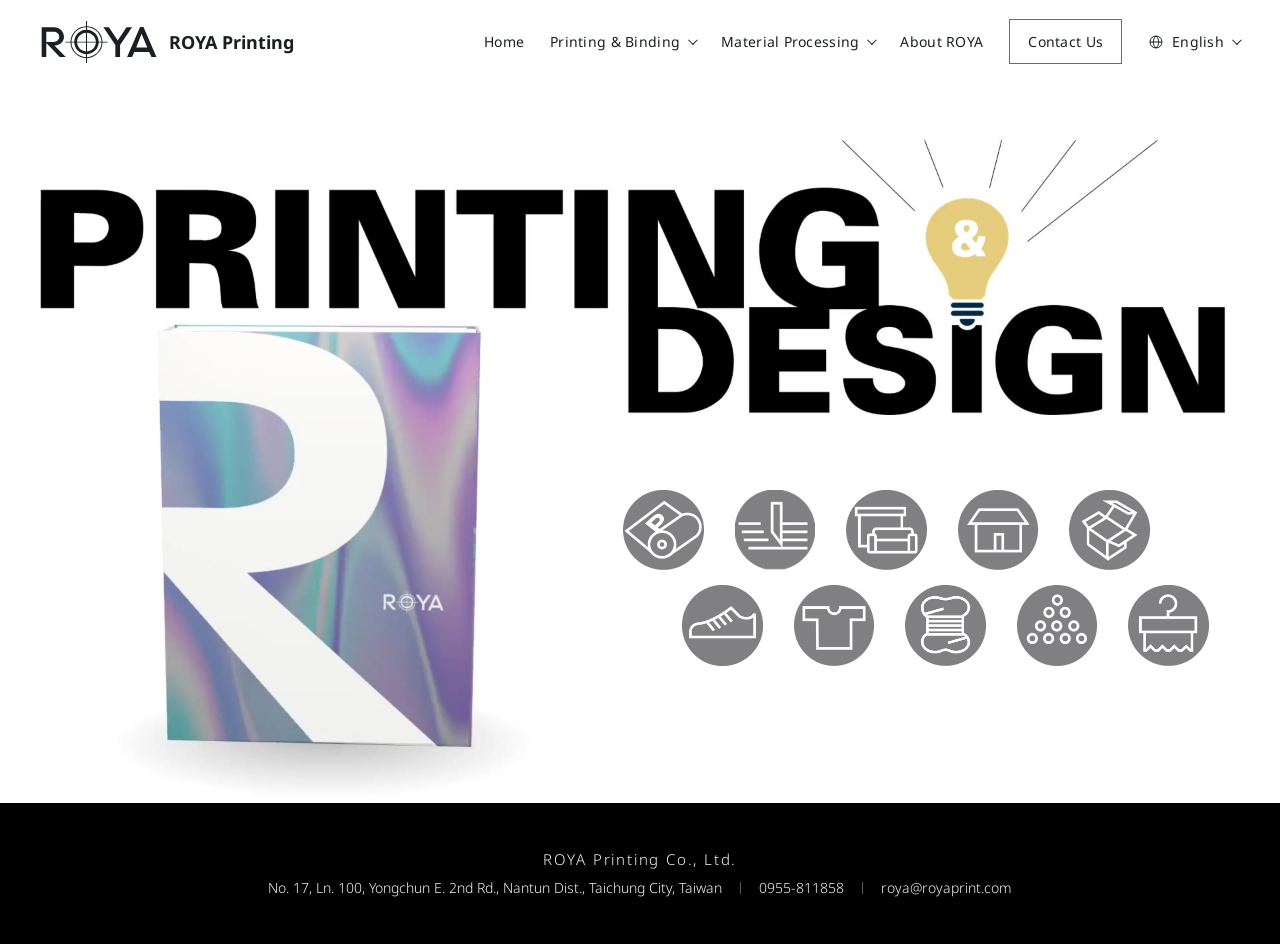
<file: index.html>
<!doctype html>
<html lang="zh-Hant">
<head>
<meta charset="utf-8">
<meta name="viewport" content="width=device-width,initial-scale=1">
<title>羅雅印刷｜All Materials in One</title>
<link rel="preconnect" href="https://fonts.googleapis.com">
<link rel="stylesheet" href="https://fonts.googleapis.com/css2?family=Noto+Sans+TC:wght@300;400;500;700;900&family=Noto+Sans:wght@400;500;700;900&family=Noto+Sans+JP:wght@400;500;700;900&family=Noto+Sans+KR:wght@400;500;700;900&display=swap">
<link rel="stylesheet" href="style.css">
</head>
<body>
<header class="site-header">
  <a class="brand" href="index.html"><img src="assets/logo.svg" alt="羅雅印刷標誌"><span>羅雅印刷</span></a>
  <nav class="site-nav" aria-label="主選單">
    <a href="index.html">首頁</a>
    <div class="dd"><a href="printing-binding.html">印刷及裝訂</a>
      <div class="dd-m"><a href="printing-binding.html#offset">平版印刷</a><a href="printing-binding.html#foil-emboss">燙金及壓凹凸</a><a href="printing-binding.html#screen">網版印刷</a><a href="printing-binding.html#binding">裝訂及配件</a></div></div>
    <div class="dd"><a href="material-processing.html">材料加工</a>
      <div class="dd-m"><a href="material-processing.html#cut-diecut">裁切｜軋型</a><a href="material-processing.html#adhesive-lamination">背膠｜粘貼</a><a href="material-processing.html#color-card">色卡訂製</a></div></div>
    <a href="about.html">關於羅雅</a>
    <a class="boxed" href="contact.html">聯絡我們</a>
  </nav>
</header>

<main>
  <section class="hero" aria-label="首頁主視覺">
    <h1 style="position:absolute;width:1px;height:1px;overflow:hidden;clip:rect(0 0 0 0)">PRINTING &amp; DESIGN — All Materials in One</h1>
    <div class="hero-inner">
      <video src="assets/hero.mp4" poster="assets/hero-poster.jpg" autoplay muted loop playsinline preload="auto"></video>
    <a class="dot" href="printing-binding.html#offset" style="left:48.70cqw;top:31.80cqw"><img src="assets/icon01.webp" alt="印刷加工"><div class="tx" aria-hidden="true">印刷加工</div></a>
    <a class="dot" href="material-processing.html" style="left:57.41cqw;top:31.80cqw"><img src="assets/icon02.webp" alt="材料軋型 背膠 粘貼"><div class="tx" aria-hidden="true">材料軋型<br>背膠&nbsp;粘貼</div></a>
    <div class="dot" tabindex="0" style="left:66.12cqw;top:31.80cqw"><img src="assets/icon03.webp" alt="家飾布樣品冊"><div class="tx" aria-hidden="true">家飾布樣品冊</div></div>
    <div class="dot" tabindex="0" style="left:74.83cqw;top:31.80cqw"><img src="assets/icon04.webp" alt="建材板材樣品冊"><div class="tx" aria-hidden="true">建材板材樣品冊</div></div>
    <div class="dot" tabindex="0" style="left:83.54cqw;top:31.80cqw"><img src="assets/icon05.webp" alt="包裝盒"><div class="tx" aria-hidden="true">包裝盒</div></div>
    <div class="dot" tabindex="0" style="left:53.30cqw;top:39.23cqw"><img src="assets/icon06.webp" alt="鞋材目錄"><div class="tx" aria-hidden="true">鞋材目錄</div></div>
    <div class="dot" tabindex="0" style="left:62.01cqw;top:39.23cqw"><img src="assets/icon07.webp" alt="成衣輔料目錄"><div class="tx" aria-hidden="true">成衣輔料目錄</div></div>
    <div class="dot" tabindex="0" style="left:70.72cqw;top:39.23cqw"><img src="assets/icon08.webp" alt="色紗色卡型錄"><div class="tx" aria-hidden="true">色紗色卡型錄</div></div>
    <div class="dot" tabindex="0" style="left:79.43cqw;top:39.23cqw"><img src="assets/icon09.webp" alt="特殊材料目錄"><div class="tx" aria-hidden="true">特殊材料目錄</div></div>
    <div class="dot" tabindex="0" style="left:88.14cqw;top:39.23cqw"><img src="assets/icon10.webp" alt="布樣掛卡"><div class="tx" aria-hidden="true">布樣掛卡</div></div>
    </div>
  </section>
</main>

<footer class="site-footer" id="contact">
  <div class="inner">
    <div class="name">羅雅印刷事業有限公司</div>
    <div class="row"><span>臺中市南屯區永春東二路100巷17號</span><i></i><a href="tel:0955811858">0955-811858</a><i></i><a href="mailto:roya@royaprint.com">roya@royaprint.com</a></div>
  </div>
</footer>
<script src="i18n.js"></script>
</body>
</html>
</file>
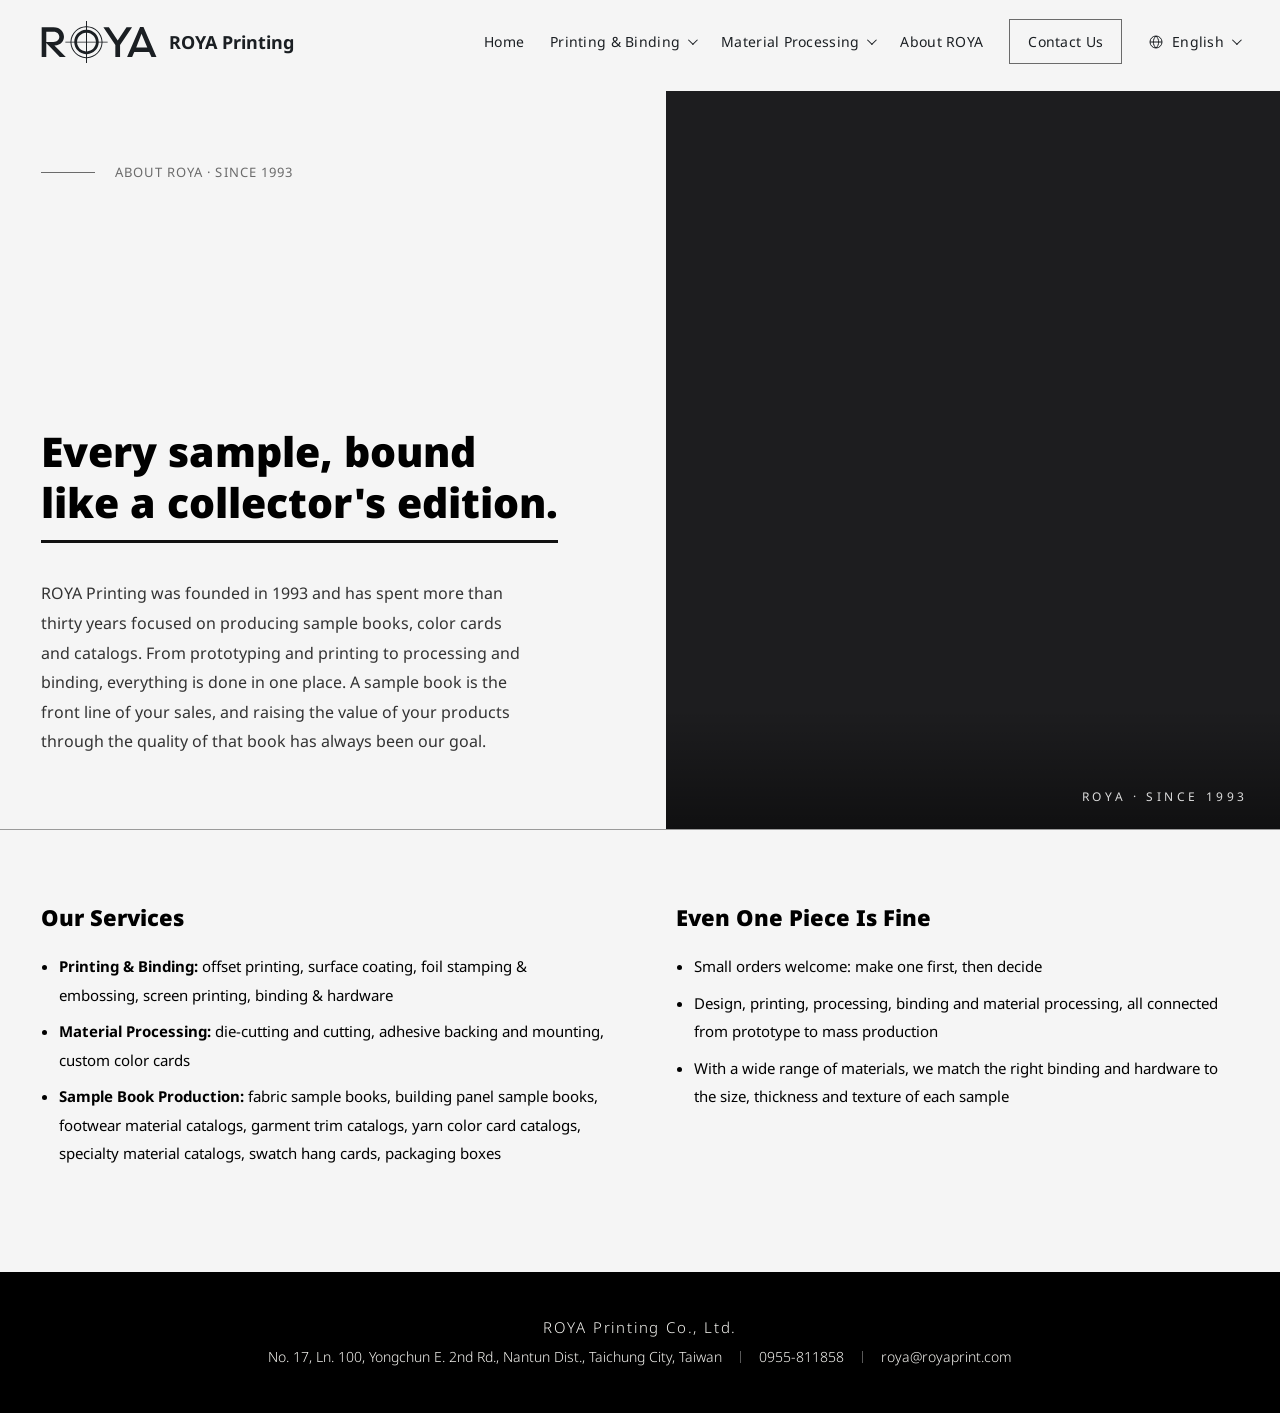
<file: about.html>
<!doctype html>
<html lang="zh-Hant">
<head>
<meta charset="utf-8">
<meta name="viewport" content="width=device-width,initial-scale=1">
<title>關於羅雅｜羅雅印刷</title>
<link rel="preconnect" href="https://fonts.googleapis.com">
<link rel="stylesheet" href="https://fonts.googleapis.com/css2?family=Noto+Sans+TC:wght@300;400;500;700;900&family=Noto+Sans:wght@400;500;700;900&family=Noto+Sans+JP:wght@400;500;700;900&family=Noto+Sans+KR:wght@400;500;700;900&display=swap">
<link rel="stylesheet" href="style.css">
</head>
<body class="pb">
<header class="site-header">
  <a class="brand" href="index.html"><img src="assets/logo.svg" alt="羅雅印刷標誌"><span>羅雅印刷</span></a>
  <nav class="site-nav" aria-label="主選單">
    <a href="index.html">首頁</a>
    <div class="dd"><a href="printing-binding.html">印刷及裝訂</a>
      <div class="dd-m"><a href="printing-binding.html#offset">平版印刷</a><a href="printing-binding.html#foil-emboss">燙金及壓凹凸</a><a href="printing-binding.html#screen">網版印刷</a><a href="printing-binding.html#binding">裝訂及配件</a></div></div>
    <div class="dd"><a href="material-processing.html">材料加工</a>
      <div class="dd-m"><a href="material-processing.html#cut-diecut">裁切｜軋型</a><a href="material-processing.html#adhesive-lamination">背膠｜粘貼</a><a href="material-processing.html#color-card">色卡訂製</a></div></div>
    <a href="about.html">關於羅雅</a>
    <a class="boxed" href="contact.html">聯絡我們</a>
  </nav>
</header>

<main class="about">
  <section class="a-hero">
    <div class="a-copy">
      <div class="a-eyebrow"><i></i><span>ABOUT ROYA · SINCE 1993</span></div>
      <h1>樣品成冊，<br>如藏品入典</h1>
      <p>羅雅印刷事業有限公司創立於 1993 年，逾三十年來專注於樣品冊、色卡與型錄的印製，從打樣、印刷，到產品加工成冊，一站完成。樣品冊是業務的第一線，讓樣品冊的品質推升產品價值，一直是我們的目標。</p>
    </div>
    <div class="a-img"><div class="ph a-slides" role="img" aria-label="羅雅招牌與樣品冊陳列空間"><img class="s1" src="assets/about-01.webp" alt="" width="1400" height="1200"><img class="s2" src="assets/about-02.webp" alt="" width="1400" height="1200" loading="lazy"><img class="s3" src="assets/about-03.webp" alt="" width="1400" height="1200" loading="lazy"></div><span class="a-tag">ROYA · SINCE 1993</span></div>
  </section>
  <section class="a-more">
    <div class="a-col">
      <h2>我們的服務</h2>
      <ul>
        <li><b>印刷及裝訂：</b>平版印刷、上光、燙金及壓凹凸、網版印刷、裝訂及配件</li>
        <li><b>材料加工：</b>軋型與裁切、背膠與粘貼、色卡訂製</li>
        <li><b>樣品冊製作：</b>家飾布樣品冊、建材板材樣品冊、鞋材目錄、成衣輔料目錄、色紗色卡型錄、特殊材料目錄、布樣掛卡、包裝盒</li>
      </ul>
    </div>
    <div class="a-col">
      <h2>一件也可以做</h2>
      <ul>
        <li>少量接單，先做一件再決定</li>
        <li>設計、印刷、加工、裝訂、材料加工，從打樣到量產全程銜接</li>
        <li>材料種類多，能依不同樣品的尺寸、厚度與質地，搭配合適的裝訂與配件</li>
      </ul>
    </div>
  </section>
</main>


<footer class="site-footer" id="contact">
  <div class="inner">
    <div class="name">羅雅印刷事業有限公司</div>
    <div class="row"><span>臺中市南屯區永春東二路100巷17號</span><i></i><a href="tel:0955811858">0955-811858</a><i></i><a href="mailto:roya@royaprint.com">roya@royaprint.com</a></div>
  </div>
</footer>
<script src="i18n.js"></script>
</body>
</html>
</file>
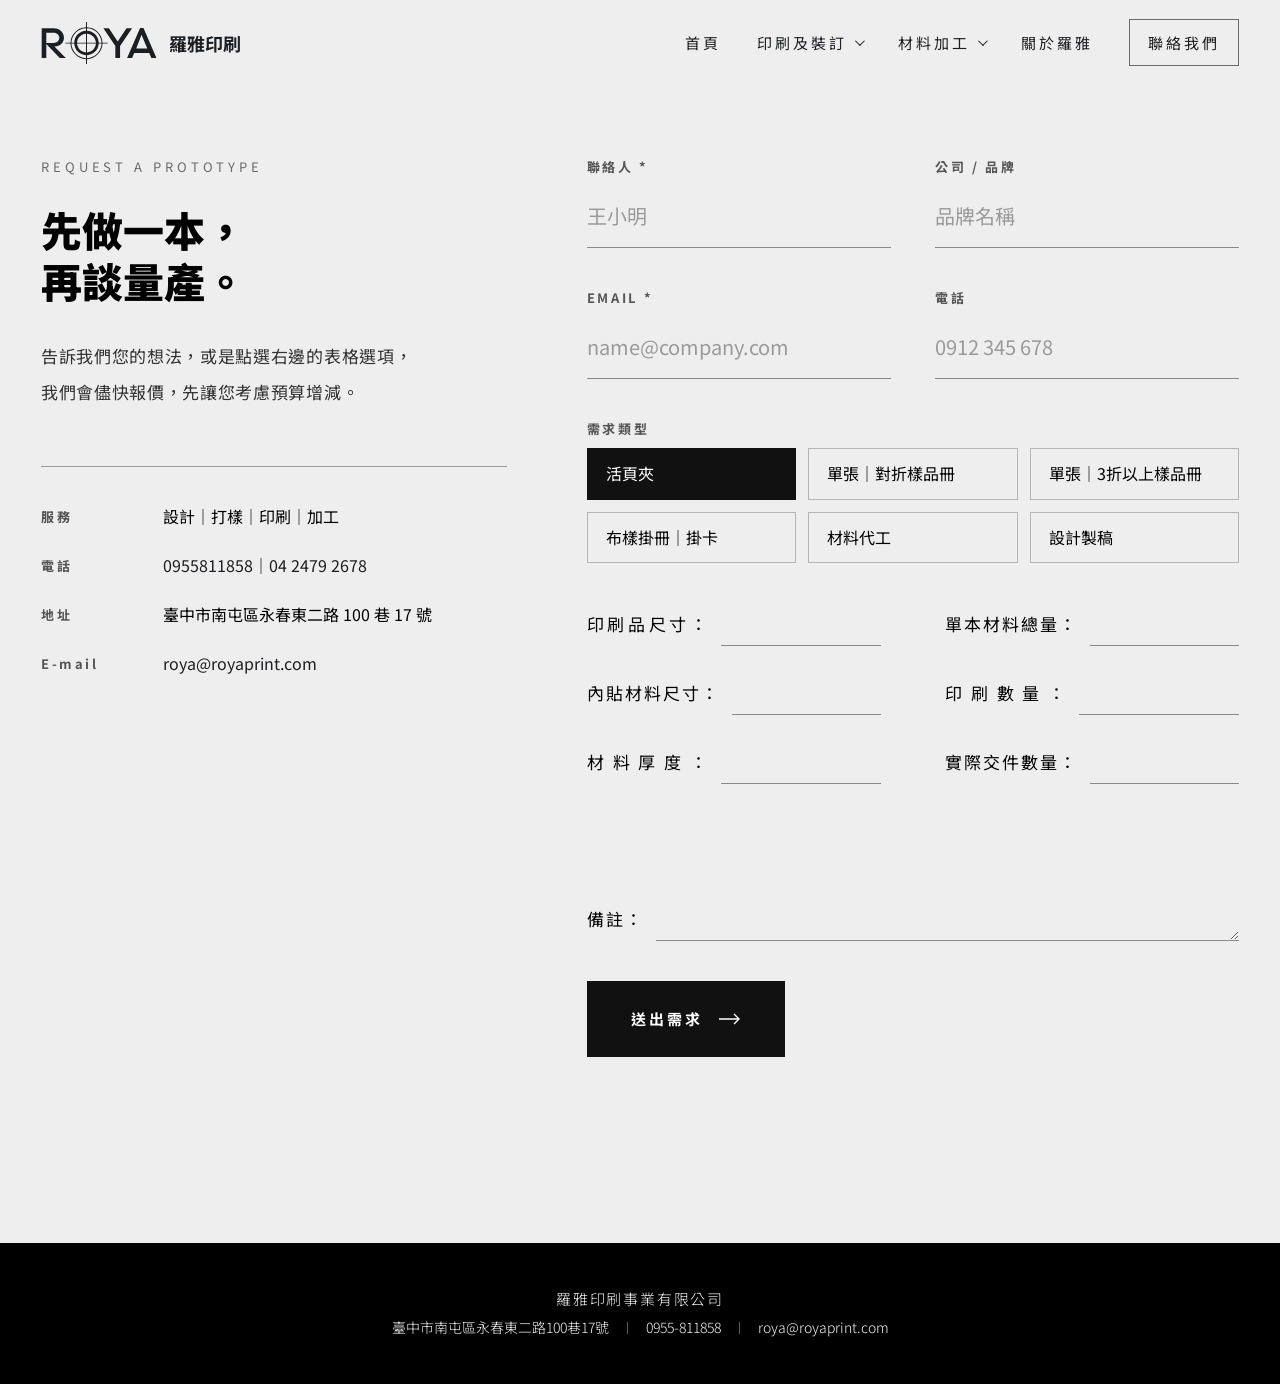
<file: contact.html>
<!doctype html>
<html lang="zh-Hant">
<head>
<meta charset="utf-8">
<meta name="viewport" content="width=device-width,initial-scale=1">
<title>聯絡我們｜羅雅印刷</title>
<link rel="preconnect" href="https://fonts.googleapis.com">
<link rel="stylesheet" href="https://fonts.googleapis.com/css2?family=Noto+Sans+TC:wght@300;400;500;700;900&display=swap">
<link rel="stylesheet" href="style.css">
</head>
<body class="pb ct">
<header class="site-header">
  <a class="brand" href="index.html"><img src="assets/logo.svg" alt="羅雅印刷標誌"><span>羅雅印刷</span></a>
  <nav class="site-nav" aria-label="主選單">
    <a href="index.html">首頁</a>
    <div class="dd"><a href="printing-binding.html">印刷及裝訂</a>
      <div class="dd-m"><a href="printing-binding.html#offset">平版印刷</a><a href="printing-binding.html#foil-emboss">燙金及壓凹凸</a><a href="printing-binding.html#screen">網版印刷</a><a href="printing-binding.html#binding">裝訂及配件</a></div></div>
    <div class="dd"><a href="material-processing.html">材料加工</a>
      <div class="dd-m"><a href="material-processing.html#cut-diecut">裁切｜軋型</a><a href="material-processing.html#adhesive-lamination">背膠｜粘貼</a><a href="material-processing.html#color-card">色卡訂製</a></div></div>
    <a href="about.html">關於羅雅</a>
    <a class="boxed" href="contact.html">聯絡我們</a>
  </nav>
</header>

<main class="ct-main">
  <div class="ct-grid">
    <section class="ct-left">
      <div class="ct-eyebrow">REQUEST A PROTOTYPE</div>
      <h1>先做一本，<br>再談量產。</h1>
      <p>告訴我們您的想法，或是點選右邊的表格選項，我們會儘快報價，先讓您考慮預算增減。</p>
      <dl class="ct-info">
        <div><dt>服務</dt><dd>設計｜打樣｜印刷｜加工</dd></div>
        <div><dt>電話</dt><dd><a href="tel:0955811858">0955811858</a>｜<a href="tel:0424792678">04 2479 2678</a></dd></div>
        <div><dt>地址</dt><dd>臺中市南屯區永春東二路 100 巷 17 號</dd></div>
        <div><dt>E-mail</dt><dd><a href="mailto:roya@royaprint.com">roya@royaprint.com</a></dd></div>
      </dl>
    </section>
    <form class="ct-form" id="contact-form" action="https://api.web3forms.com/submit" method="post">
      <input type="hidden" name="access_key" value="f1796140-19bc-48fb-af01-e864ad84bfde">
      <input type="hidden" name="subject" value="羅雅印刷網站｜新的需求">
      <input type="hidden" name="from_name" value="羅雅印刷網站">
      <input type="checkbox" name="botcheck" tabindex="-1" autocomplete="off" style="display:none">
      <div class="f2">
        <label class="fld"><span>聯絡人 *</span><input name="name" required placeholder="王小明"></label>
        <label class="fld"><span>公司 / 品牌</span><input name="company" placeholder="品牌名稱"></label>
        <label class="fld"><span>EMAIL *</span><input type="email" name="email" required placeholder="name@company.com"></label>
        <label class="fld"><span>電話</span><input type="tel" name="phone" placeholder="0912 345 678"></label>
      </div>
      <div class="fgrp"><div class="flabel">需求類型</div><div class="chips"><label class="chip"><input type="radio" name="type" value="活頁夾" checked><span>活頁夾</span></label><label class="chip"><input type="radio" name="type" value="單張｜對折樣品冊"><span>單張｜對折樣品冊</span></label><label class="chip"><input type="radio" name="type" value="單張｜3折以上樣品冊"><span>單張｜3折以上樣品冊</span></label><label class="chip"><input type="radio" name="type" value="布樣掛冊｜掛卡"><span>布樣掛冊｜掛卡</span></label><label class="chip"><input type="radio" name="type" value="材料代工"><span>材料代工</span></label><label class="chip"><input type="radio" name="type" value="設計製稿"><span>設計製稿</span></label></div></div>
      <div class="specs"><label class="inl"><span>印刷品尺寸：</span><input name="size"></label><label class="inl"><span>單本材料總量：</span><input name="total"></label><label class="inl"><span>內貼材料尺寸：</span><input name="insert"></label><label class="inl"><span>印刷數量：</span><input name="qty"></label><label class="inl"><span>材料厚度：</span><input name="thick"></label><label class="inl"><span>實際交件數量：</span><input name="deliver"></label></div>
      <label class="inl note"><span>備註：</span><textarea name="message" rows="3"></textarea></label>
      <button class="send" type="submit">送出需求 <svg width="22" height="12" viewBox="0 0 22 12" fill="none" stroke="currentColor" stroke-width="1.4"><path d="M0 6h20M15 1l5 5-5 5"/></svg></button>
      <p class="f-status" id="f-status" role="status" aria-live="polite"></p>
    </form>
  </div>
</main>
<script>
(function(){
  var form=document.getElementById('contact-form'),st=document.getElementById('f-status'),btn=form.querySelector('.send');
  form.addEventListener('submit',function(e){
    e.preventDefault();
    st.className='f-status';st.textContent='送出中…';btn.disabled=true;
    fetch(form.action,{method:'POST',headers:{'Accept':'application/json'},body:new FormData(form)})
      .then(function(r){return r.json()})
      .then(function(d){
        if(d.success){form.reset();st.className='f-status ok';st.textContent='已收到您的需求，我們會儘快與您聯繫。';}
        else{throw new Error(d.message||'fail')}
      })
      .catch(function(){st.className='f-status err';st.textContent='送出失敗，請稍後再試，或直接來信 roya@royaprint.com、來電 0955811858。';})
      .then(function(){btn.disabled=false});
  });
})();
</script>


<footer class="site-footer" id="contact">
  <div class="inner">
    <div class="name">羅雅印刷事業有限公司</div>
    <div class="row"><span>臺中市南屯區永春東二路100巷17號</span><i></i><a href="tel:0955811858">0955-811858</a><i></i><a href="mailto:roya@royaprint.com">roya@royaprint.com</a></div>
  </div>
</footer>
</body>
</html>
</file>
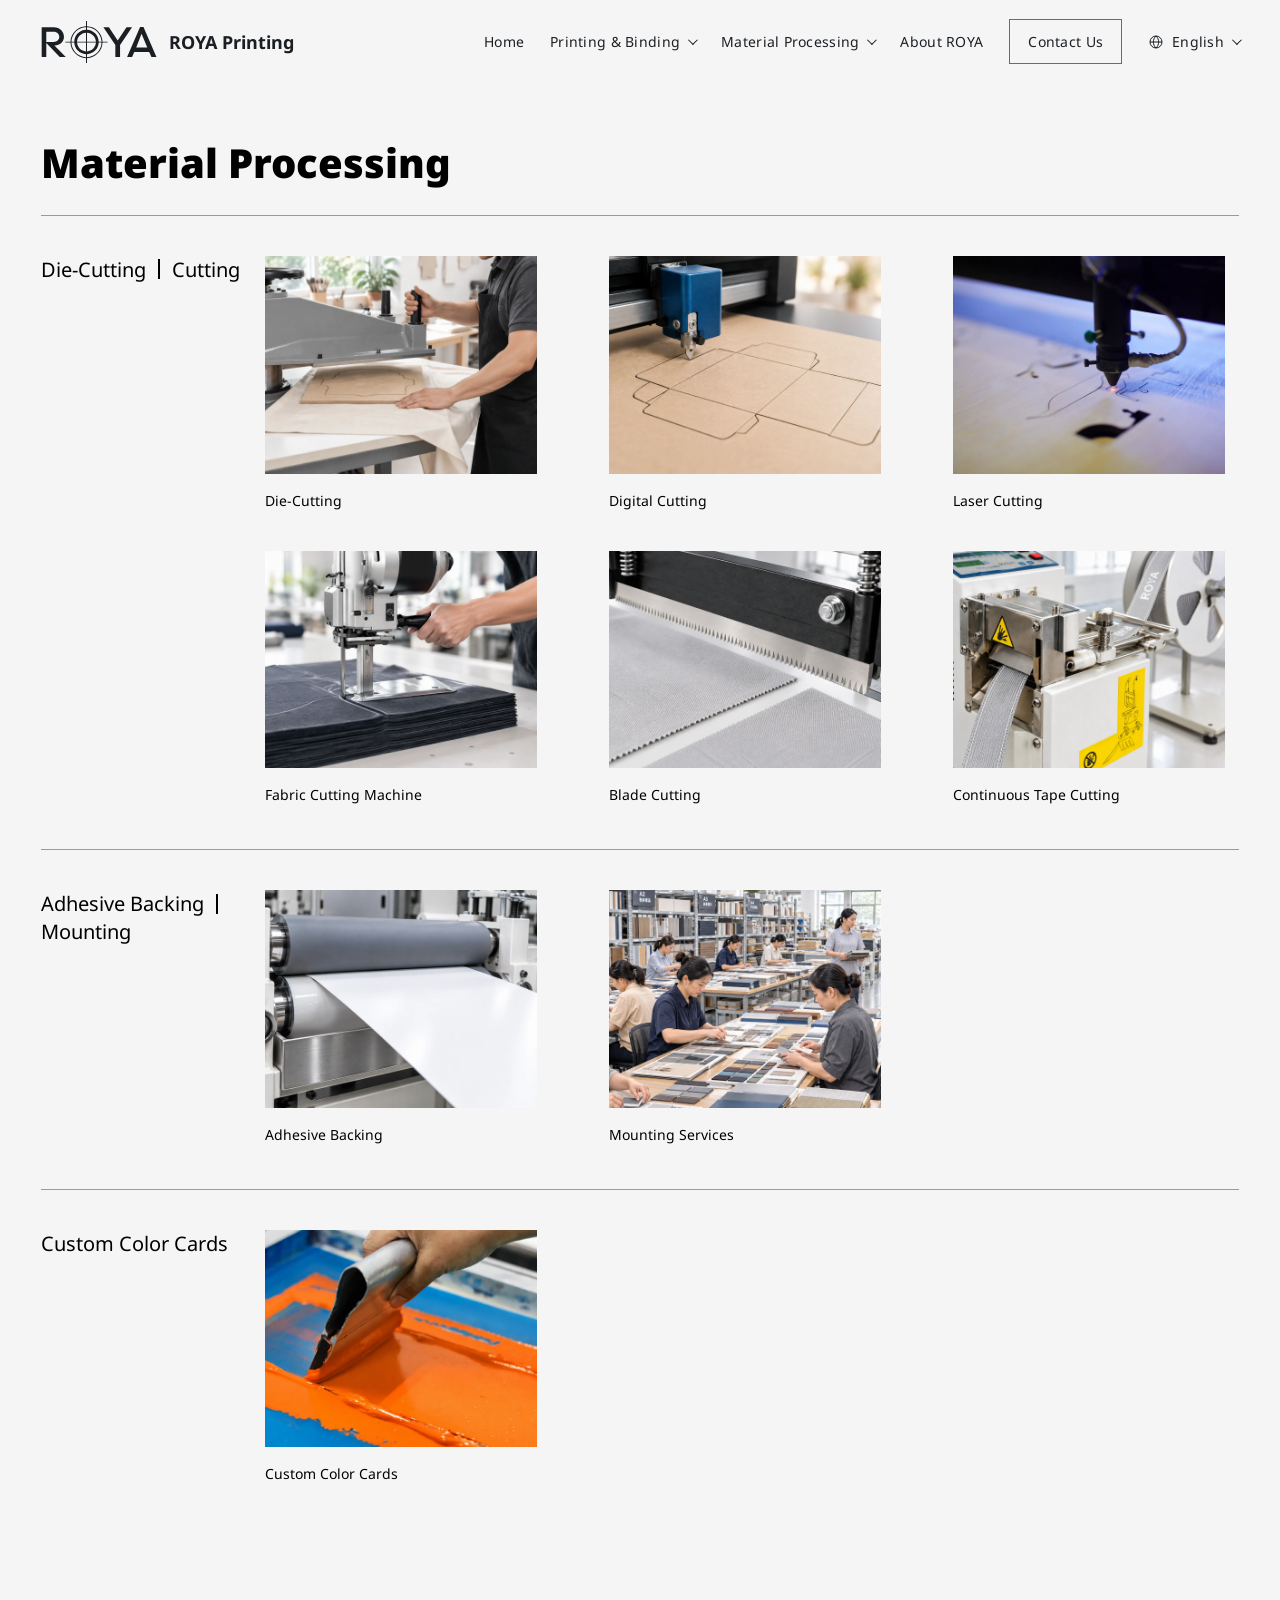
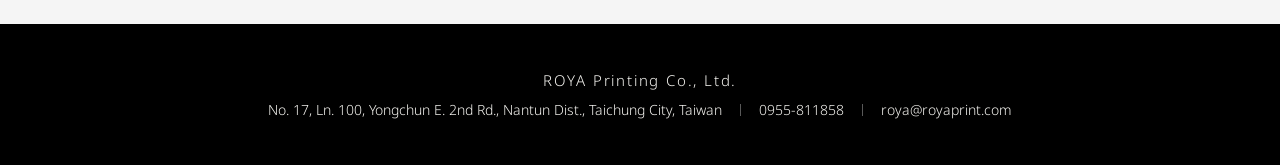
<file: material-processing.html>
<!doctype html>
<html lang="zh-Hant">
<head>
<meta charset="utf-8">
<meta name="viewport" content="width=device-width,initial-scale=1">
<title>材料加工｜羅雅印刷</title>
<link rel="preconnect" href="https://fonts.googleapis.com">
<link rel="stylesheet" href="https://fonts.googleapis.com/css2?family=Noto+Sans+TC:wght@300;400;500;700;900&family=Noto+Sans:wght@400;500;700;900&family=Noto+Sans+JP:wght@400;500;700;900&family=Noto+Sans+KR:wght@400;500;700;900&display=swap">
<link rel="stylesheet" href="style.css">
</head>
<body class="pb">
<header class="site-header">
  <a class="brand" href="index.html"><img src="assets/logo.svg" alt="羅雅印刷標誌"><span>羅雅印刷</span></a>
  <nav class="site-nav" aria-label="主選單">
    <a href="index.html">首頁</a>
    <div class="dd"><a href="printing-binding.html">印刷及裝訂</a>
      <div class="dd-m"><a href="printing-binding.html#offset">平版印刷</a><a href="printing-binding.html#foil-emboss">燙金及壓凹凸</a><a href="printing-binding.html#screen">網版印刷</a><a href="printing-binding.html#binding">裝訂及配件</a></div></div>
    <div class="dd"><a href="material-processing.html">材料加工</a>
      <div class="dd-m"><a href="material-processing.html#cut-diecut">裁切｜軋型</a><a href="material-processing.html#adhesive-lamination">背膠｜粘貼</a><a href="material-processing.html#color-card">色卡訂製</a></div></div>
    <a href="about.html">關於羅雅</a>
    <a class="boxed" href="contact.html">聯絡我們</a>
  </nav>
</header>

<main class="page">
  <h1>材料加工</h1>
  <div class="rows">
    <section class="grp" id="cut-diecut"><h2>軋型<i></i>裁切</h2><div class="cards"><figure class="card"><div class="ph"><img src="assets/diecut-01.webp" alt="軋型" loading="lazy" width="1200" height="960"></div><figcaption>軋型</figcaption></figure><figure class="card"><div class="ph"><img src="assets/cut-02.webp" alt="電腦割型" loading="lazy" width="1200" height="960"></div><figcaption>電腦割型</figcaption></figure><figure class="card"><div class="ph"><img src="assets/cut-03.webp" alt="雷射切割" loading="lazy" width="1200" height="960"></div><figcaption>雷射切割</figcaption></figure><figure class="card"><div class="ph"><img src="assets/cut-04.webp" alt="裁布機" loading="lazy" width="1200" height="960"></div><figcaption>裁布機</figcaption></figure><figure class="card"><div class="ph"><img src="assets/sawcut-01.webp" alt="裁刀" loading="lazy" width="1200" height="960"></div><figcaption>裁刀</figcaption></figure><figure class="card"><div class="ph"><img src="assets/cut-06.webp" alt="連續切帶" loading="lazy" width="1200" height="960"></div><figcaption>連續切帶</figcaption></figure></div></section>
    <section class="grp" id="adhesive-lamination"><h2>背膠<i></i>粘貼</h2><div class="cards"><figure class="card"><div class="ph"><img src="assets/adhesive-01.webp" alt="背膠" loading="lazy" width="1200" height="960"></div><figcaption>背膠</figcaption></figure><figure class="card"><div class="ph"><img src="assets/lamination-01.webp" alt="粘貼代工" loading="lazy" width="1200" height="960"></div><figcaption>粘貼代工</figcaption></figure></div></section>
    <section class="grp" id="color-card"><h2>色卡訂製</h2><div class="cards"><figure class="card"><div class="ph"><img src="assets/colorcard-01.webp" alt="色卡訂製" loading="lazy" width="1200" height="960"></div><figcaption>色卡訂製</figcaption></figure></div></section>
  </div>
</main>


<footer class="site-footer" id="contact">
  <div class="inner">
    <div class="name">羅雅印刷事業有限公司</div>
    <div class="row"><span>臺中市南屯區永春東二路100巷17號</span><i></i><a href="tel:0955811858">0955-811858</a><i></i><a href="mailto:roya@royaprint.com">roya@royaprint.com</a></div>
  </div>
</footer>
<script src="i18n.js"></script>
</body>
</html>
</file>
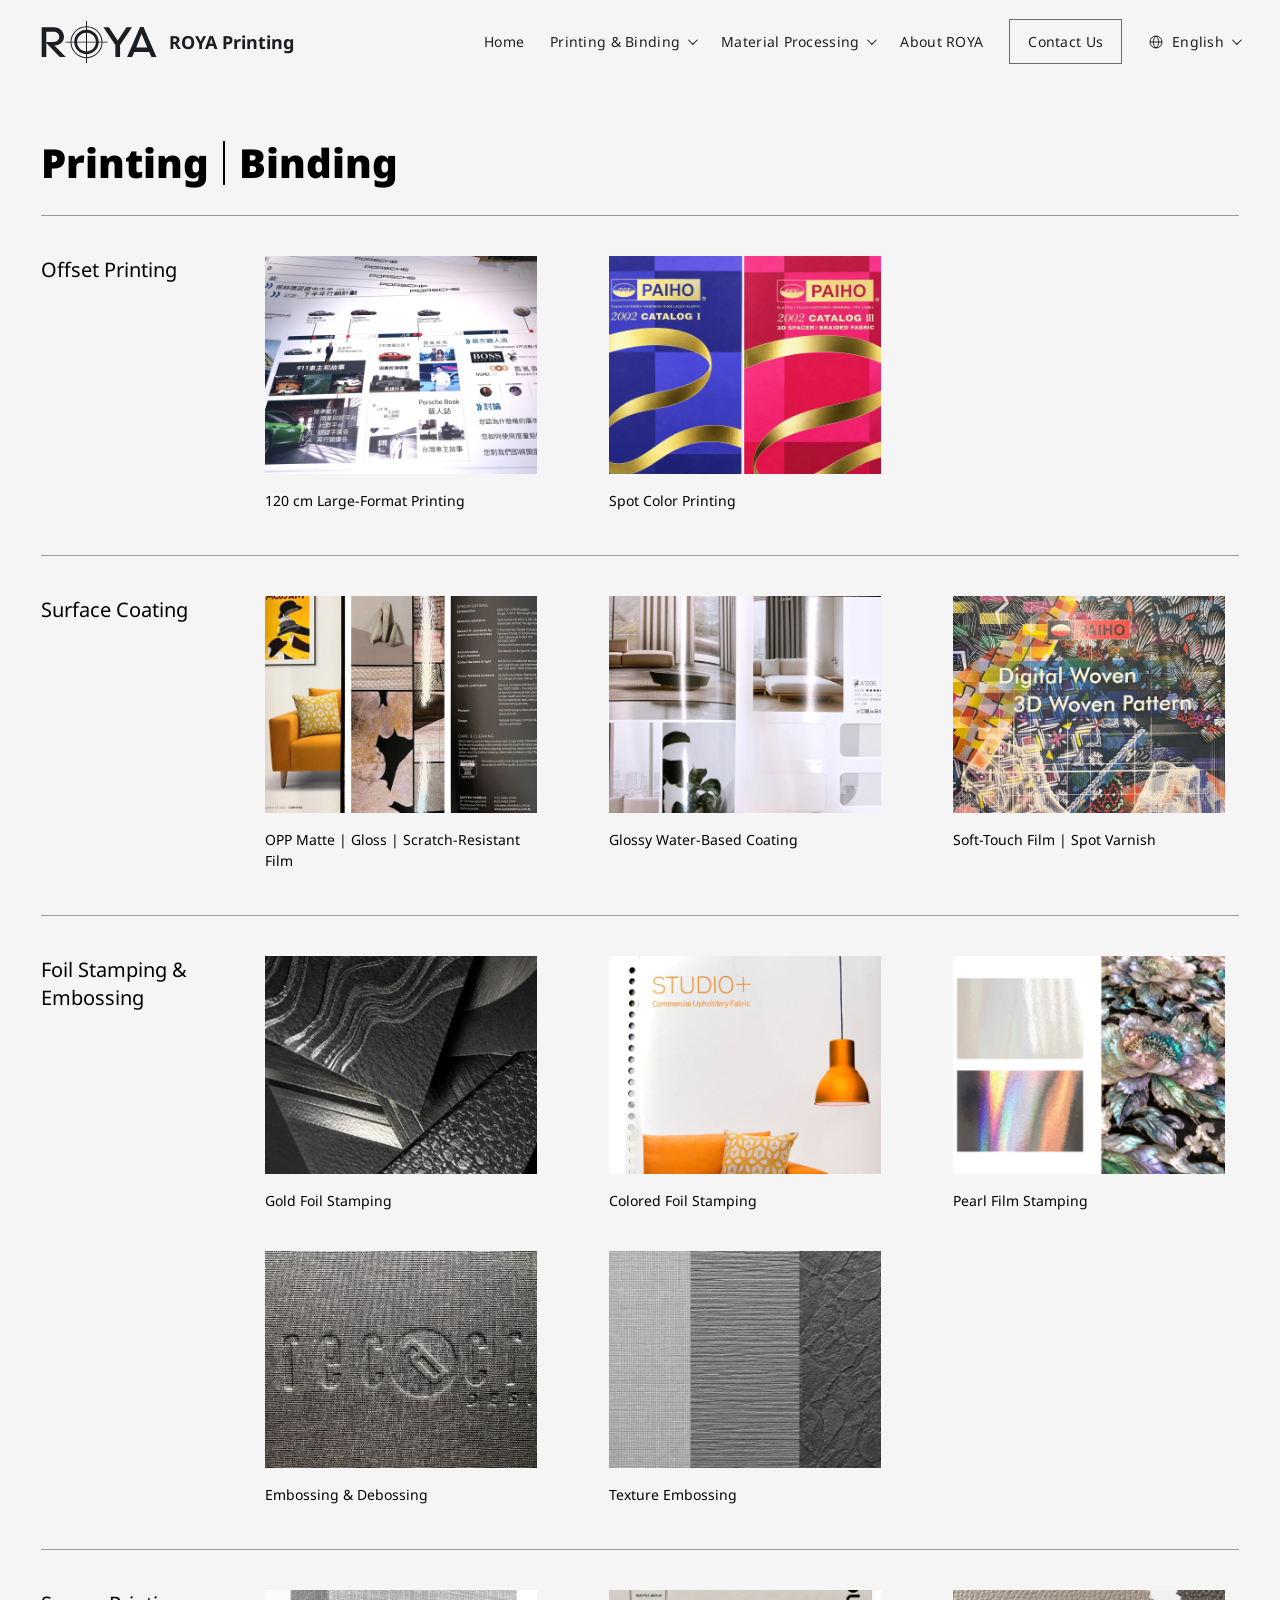
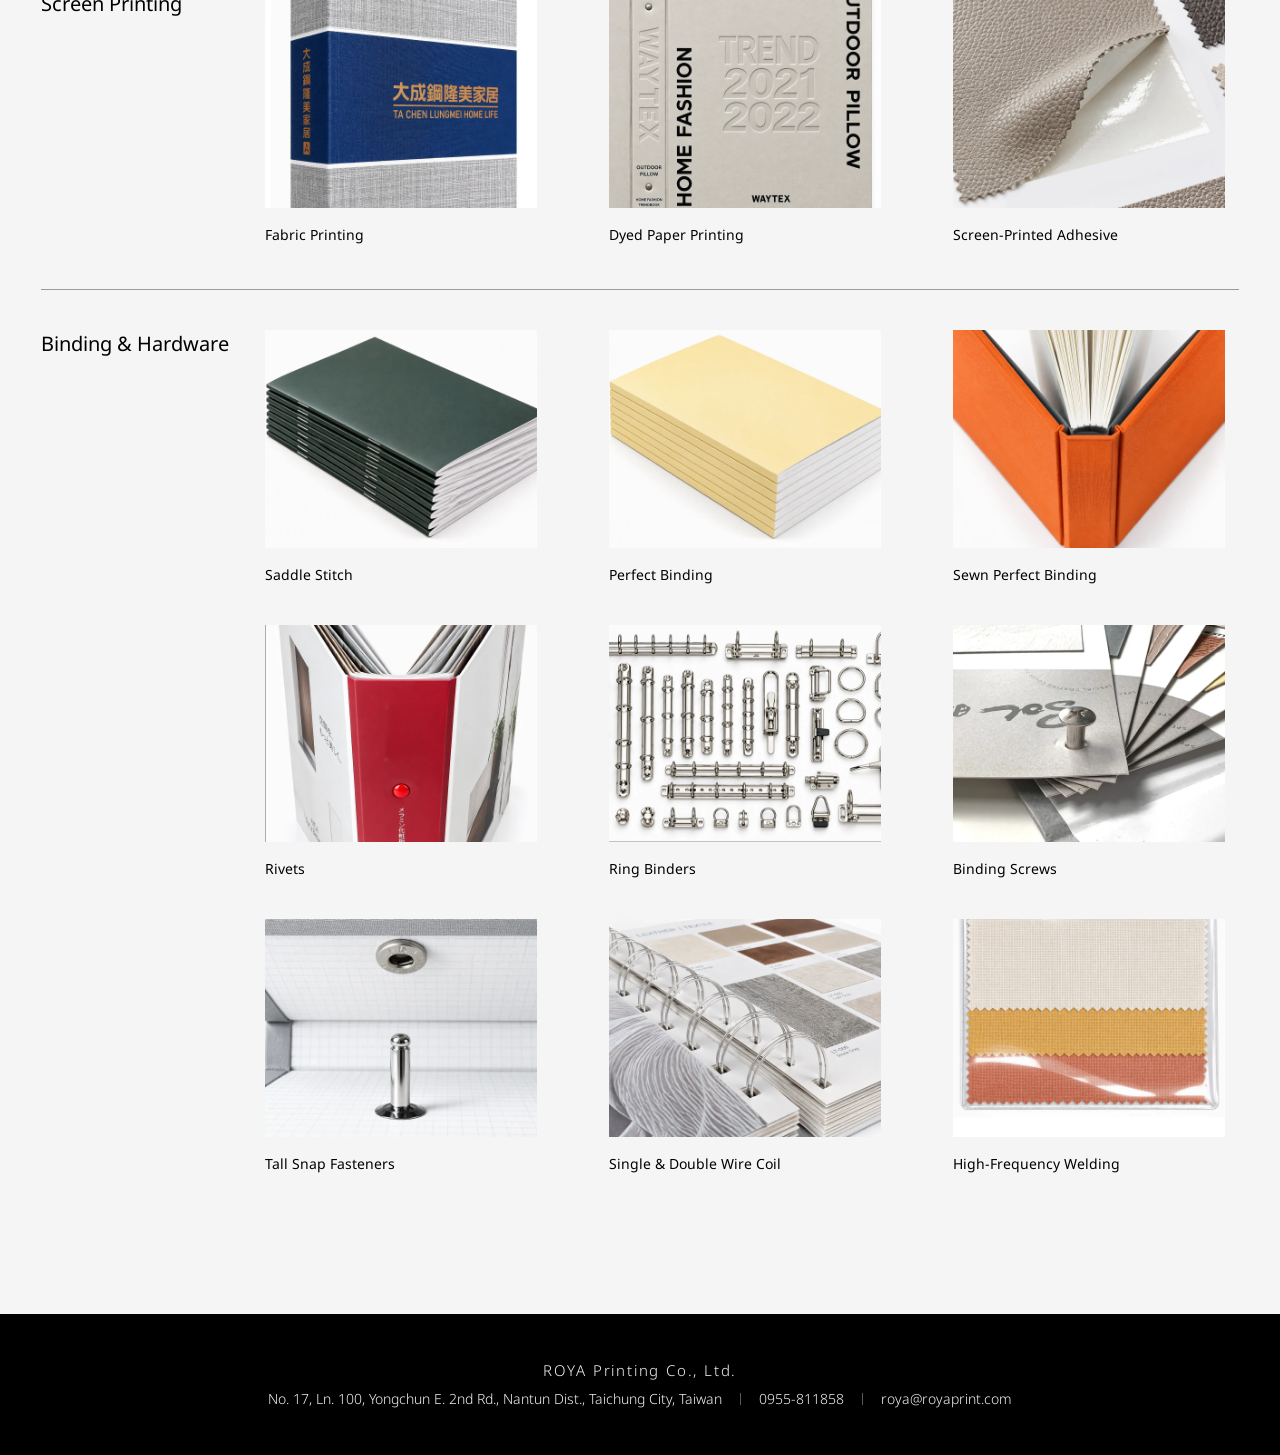
<file: printing-binding.html>
<!doctype html>
<html lang="zh-Hant">
<head>
<meta charset="utf-8">
<meta name="viewport" content="width=device-width,initial-scale=1">
<title>印刷及裝訂｜羅雅印刷</title>
<link rel="preconnect" href="https://fonts.googleapis.com">
<link rel="stylesheet" href="https://fonts.googleapis.com/css2?family=Noto+Sans+TC:wght@300;400;500;700;900&family=Noto+Sans:wght@400;500;700;900&family=Noto+Sans+JP:wght@400;500;700;900&family=Noto+Sans+KR:wght@400;500;700;900&display=swap">
<link rel="stylesheet" href="style.css">
</head>
<body class="pb">
<header class="site-header">
  <a class="brand" href="index.html"><img src="assets/logo.svg" alt="羅雅印刷標誌"><span>羅雅印刷</span></a>
  <nav class="site-nav" aria-label="主選單">
    <a href="index.html">首頁</a>
    <div class="dd"><a href="printing-binding.html">印刷及裝訂</a>
      <div class="dd-m"><a href="printing-binding.html#offset">平版印刷</a><a href="printing-binding.html#foil-emboss">燙金及壓凹凸</a><a href="printing-binding.html#screen">網版印刷</a><a href="printing-binding.html#binding">裝訂及配件</a></div></div>
    <div class="dd"><a href="material-processing.html">材料加工</a>
      <div class="dd-m"><a href="material-processing.html#cut-diecut">裁切｜軋型</a><a href="material-processing.html#adhesive-lamination">背膠｜粘貼</a><a href="material-processing.html#color-card">色卡訂製</a></div></div>
    <a href="about.html">關於羅雅</a>
    <a class="boxed" href="contact.html">聯絡我們</a>
  </nav>
</header>

<main class="page">
  <h1>印刷<i></i>裝訂</h1>
  <div class="rows">
    <section class="grp" id="offset"><h2>平版印刷</h2><div class="cards"><figure class="card"><div class="ph"><img src="assets/offset-01.webp" alt="120cm大尺寸印刷" loading="lazy" width="1200" height="960"></div><figcaption>120cm大尺寸印刷</figcaption></figure><figure class="card"><div class="ph"><img src="assets/offset-02.webp" alt="特別色印刷" loading="lazy" width="1200" height="960"></div><figcaption>特別色印刷</figcaption></figure></div></section>
    <section class="grp" id="coating"><h2>上光</h2><div class="cards"><figure class="card"><div class="ph"><img src="assets/coating-01.webp" alt="OPP霧膜｜亮膜｜防刮膜" loading="lazy" width="1200" height="960"></div><figcaption>OPP霧膜｜亮膜｜防刮膜</figcaption></figure><figure class="card"><div class="ph"><img src="assets/coating-02.webp" alt="亮面水性淋膜" loading="lazy" width="1200" height="960"></div><figcaption>亮面水性淋膜</figcaption></figure><figure class="card"><div class="ph"><img src="assets/coating-03.webp" alt="絲絨膜｜局部上光" loading="lazy" width="1200" height="960"></div><figcaption>絲絨膜｜局部上光</figcaption></figure></div></section>
    <section class="grp" id="foil-emboss"><h2>燙金及壓凹凸</h2><div class="cards"><figure class="card"><div class="ph"><img src="assets/foil-01.webp" alt="燙金" loading="lazy" width="1200" height="960"></div><figcaption>燙金</figcaption></figure><figure class="card"><div class="ph"><img src="assets/foil-02.webp" alt="燙色箔" loading="lazy" width="1200" height="960"></div><figcaption>燙色箔</figcaption></figure><figure class="card"><div class="ph"><img src="assets/foil-03.webp" alt="燙珍珠膜" loading="lazy" width="1200" height="960"></div><figcaption>燙珍珠膜</figcaption></figure><figure class="card"><div class="ph"><img src="assets/foil-04.webp" alt="壓凹凸" loading="lazy" width="1200" height="960"></div><figcaption>壓凹凸</figcaption></figure><figure class="card"><div class="ph"><img src="assets/foil-05.webp" alt="壓紋" loading="lazy" width="1200" height="960"></div><figcaption>壓紋</figcaption></figure></div></section>
    <section class="grp" id="screen"><h2>網版印刷</h2><div class="cards"><figure class="card"><div class="ph"><img src="assets/screen-01.webp" alt="面料印刷" loading="lazy" width="1200" height="960"></div><figcaption>面料印刷</figcaption></figure><figure class="card"><div class="ph"><img src="assets/screen-02.webp" alt="紙張染色印刷" loading="lazy" width="1200" height="960"></div><figcaption>紙張染色印刷</figcaption></figure><figure class="card"><div class="ph"><img src="assets/screen-03.webp" alt="網版印膠" loading="lazy" width="1200" height="960"></div><figcaption>網版印膠</figcaption></figure></div></section>
    <section class="grp" id="binding"><h2>裝訂及配件</h2><div class="cards"><figure class="card"><div class="ph"><img src="assets/binding-01.webp" alt="騎馬釘" loading="lazy" width="1200" height="960"></div><figcaption>騎馬釘</figcaption></figure><figure class="card"><div class="ph"><img src="assets/binding-02.webp" alt="膠裝" loading="lazy" width="1200" height="960"></div><figcaption>膠裝</figcaption></figure><figure class="card"><div class="ph"><img src="assets/binding-03.webp" alt="穿線膠裝" loading="lazy" width="1200" height="960"></div><figcaption>穿線膠裝</figcaption></figure><figure class="card"><div class="ph"><img src="assets/binding-04.webp" alt="鉚釘" loading="lazy" width="1200" height="960"></div><figcaption>鉚釘</figcaption></figure><figure class="card"><div class="ph"><img src="assets/binding-05.webp" alt="活頁夾" loading="lazy" width="1200" height="960"></div><figcaption>活頁夾</figcaption></figure><figure class="card"><div class="ph"><img src="assets/binding-06.webp" alt="裝訂螺絲" loading="lazy" width="1200" height="960"></div><figcaption>裝訂螺絲</figcaption></figure><figure class="card"><div class="ph"><img src="assets/binding-07.webp" alt="高腳四合釦" loading="lazy" width="1200" height="960"></div><figcaption>高腳四合釦</figcaption></figure><figure class="card"><div class="ph"><img src="assets/binding-08.webp" alt="單雙線圈" loading="lazy" width="1200" height="960"></div><figcaption>單雙線圈</figcaption></figure><figure class="card"><div class="ph"><img src="assets/binding-09.webp" alt="高週波" loading="lazy" width="1200" height="960"></div><figcaption>高週波</figcaption></figure></div></section>
  </div>
</main>


<footer class="site-footer" id="contact">
  <div class="inner">
    <div class="name">羅雅印刷事業有限公司</div>
    <div class="row"><span>臺中市南屯區永春東二路100巷17號</span><i></i><a href="tel:0955811858">0955-811858</a><i></i><a href="mailto:roya@royaprint.com">roya@royaprint.com</a></div>
  </div>
</footer>
<script src="i18n.js"></script>
</body>
</html>
</file>
<file: style.css>
/* 羅雅印刷 網站樣式 */
*{box-sizing:border-box}
html,body{margin:0;background:#FFFFFF;color:#000000;font-family:"Noto Sans TC","PingFang TC","Microsoft JhengHei",sans-serif}
a{color:#1B1F23;text-decoration:none}
a:hover{color:#0E0E0E}

/* 頁首與選單 */
.site-header{padding:18px 3.2vw;display:flex;flex-wrap:wrap;gap:16px;align-items:center;justify-content:space-between;position:relative;z-index:60}
.brand{display:flex;align-items:center;gap:12px;font-weight:700;font-size:18px}
.brand img{height:44px;width:auto;display:block}
.site-nav{display:flex;flex-wrap:wrap;gap:36px;align-items:center;font-size:15px;letter-spacing:.2em}
.site-nav .boxed{border:1px solid #6B6B6B;padding:12px 18px}

/* 下拉選單 */
.dd{position:relative}
.dd>a{display:inline-flex;align-items:center;gap:8px;padding:14px 0}
.dd>a::after{content:"";width:6px;height:6px;border-right:1.5px solid currentColor;border-bottom:1.5px solid currentColor;transform:rotate(45deg) translateY(-2px);transition:transform .2s}
.dd:hover>a::after,.dd:focus-within>a::after{transform:rotate(-135deg) translateY(-2px)}
.dd-m{position:absolute;left:-24px;top:100%;transform:translateY(6px);width:max-content;min-width:0;display:flex;flex-direction:column;background:#FFFFFF;border:1px solid #D4D4D4;padding:8px 0;box-shadow:0 10px 28px rgba(0,0,0,.08);opacity:0;visibility:hidden;transition:opacity .18s ease,transform .18s ease,visibility .18s;z-index:50}
.dd:hover .dd-m,.dd:focus-within .dd-m{opacity:1;visibility:visible;transform:translateY(0)}
.dd-m a{padding:11px 22px 11px 24px;white-space:nowrap;font-size:14px;letter-spacing:.12em}
.dd-m a:hover{background:#F2F2F2;color:#000000}

/* 首頁主視覺：影片（含標題與旋轉型錄）＋右側圖示 */
.hero{container-type:inline-size;width:100%;overflow:hidden}
.hero-inner{position:relative;width:100%;aspect-ratio:16/9;background:#FFFFFF}
.hero-inner video{position:absolute;left:0;top:0;width:100%;height:100%;object-fit:cover;display:block}
.dot{position:absolute;z-index:4;width:6.28cqw;height:6.28cqw;border-radius:50%;transition:transform .25s ease;outline:none}
.dot img{width:100%;height:100%;display:block}
.dot .tx{position:absolute;left:0;top:0;right:0;bottom:0;border-radius:50%;background:#808080;color:#FFFFFF;display:flex;align-items:center;justify-content:center;text-align:center;padding:12%;font-weight:700;line-height:1.35;letter-spacing:.04em;font-size:clamp(10px,1cqw,19px);opacity:0;transition:opacity .2s ease}
.dot:hover,.dot:focus{transform:scale(1.2);z-index:7}
.dot:hover .tx,.dot:focus .tx{opacity:1}

/* 頁尾 */
.site-footer{background:#000000;color:#F7F6F2;height:141px;padding:0 32px;display:flex;align-items:center;justify-content:center;font-weight:300}
.site-footer .inner{width:100%;max-width:1200px;display:flex;flex-direction:column;align-items:center;gap:4px;text-align:center;font-size:14px;line-height:1.7}
.site-footer .name{font-size:15px;letter-spacing:.12em}
.site-footer .row{display:flex;flex-wrap:wrap;align-items:center;justify-content:center;gap:4px 18px}
.site-footer .row i{width:1px;height:12px;background:rgba(255,255,255,.35)}
.site-footer a{color:#F7F6F2}

/* 內頁：印刷及裝訂 */
body.pb{background:#F5F5F5}
.page{max-width:1400px;margin:0 auto;padding:56px 3.2vw 96px}
.page h1{margin:0 0 28px;font-size:40px;font-weight:900;letter-spacing:.04em;line-height:1.2;display:flex;align-items:center;gap:14px}
.page h1 i{width:2px;height:1.1em;background:#000;display:block}
.rows{border-top:1px solid #9A9A9A}
.grp{display:grid;grid-template-columns:200px 1fr;gap:0 24px;padding:40px 0 44px;border-bottom:1px solid #9A9A9A;scroll-margin-top:16px}
.grp:last-child{border-bottom:0}
.grp h2{margin:0;font-size:20px;font-weight:400;letter-spacing:.06em;line-height:1.4}
.cards{display:grid;grid-template-columns:repeat(3,minmax(0,1fr));gap:40px 72px;max-width:960px}
.card{margin:0}
.ph{aspect-ratio:5/4;background:#333234}
.card figcaption{margin-top:16px;font-size:14px;letter-spacing:.06em;line-height:1.5}
@media (max-width:900px){.grp{grid-template-columns:1fr;gap:20px}.cards{grid-template-columns:repeat(2,minmax(0,1fr));gap:28px 24px}.page h1{font-size:32px}}
@media (max-width:520px){.cards{grid-template-columns:1fr}}
.grp h2 i{display:inline-block;width:2px;height:1em;background:#000;vertical-align:-.12em;margin:0 12px}

/* 關於羅雅 */
.about{padding:0}
.a-hero{display:grid;grid-template-columns:minmax(0,1fr) 48%;min-height:min(82vh,860px);margin-top:8px}
.a-copy{padding:72px 4vw 72px max(3.2vw,calc((100vw - 1400px)/2 + 3.2vw));display:flex;flex-direction:column;justify-content:center;gap:0}
.a-eyebrow{display:flex;align-items:center;gap:20px;font-size:13px;letter-spacing:.3em;color:#6B6B6B;margin-bottom:auto}
.a-eyebrow i{width:54px;height:1px;background:#6B6B6B;display:block}
.a-copy h1{margin:120px 0 36px;font-size:clamp(44px,5.6vw,88px);font-weight:900;line-height:1.18;letter-spacing:.02em;border-bottom:3px solid #111;padding-bottom:12px;align-self:flex-start}
.a-copy p{margin:0;max-width:30em;font-size:17px;line-height:2.1;letter-spacing:.04em;color:#333}
.a-img{position:relative;min-height:420px}
.a-img .ph{position:absolute;inset:0;aspect-ratio:auto;border:0;background:#1d1d1f}
.a-tag{position:absolute;right:32px;bottom:24px;z-index:3;font-size:12px;letter-spacing:.3em;color:rgba(255,255,255,.6)}
.a-more{display:grid;grid-template-columns:repeat(2,minmax(0,1fr));gap:72px;max-width:1400px;margin:0 auto;padding:72px 3.2vw 96px;border-top:1px solid #9A9A9A}
.a-col h2{margin:0 0 20px;font-size:22px;font-weight:900;letter-spacing:.06em}
.a-col ul{margin:0;padding-left:1.2em;font-size:15px;line-height:1.9;letter-spacing:.04em}
.a-col li{margin-bottom:8px}
@media (max-width:900px){.a-hero{grid-template-columns:1fr;min-height:0}.a-img{order:-1;min-height:300px}.a-copy{padding:40px 3.2vw}.a-copy h1{margin:48px 0 24px}.a-more{grid-template-columns:1fr;gap:40px;padding:48px 3.2vw 72px}}

/* 聯絡我們 */
body.ct{background:#EEEEEE}
.ct-main{max-width:1400px;margin:0 auto;padding:72px 3.2vw 120px}
.ct-grid{display:grid;grid-template-columns:minmax(0,5fr) minmax(0,7fr);gap:80px;align-items:start}
.ct-eyebrow{font-size:13px;letter-spacing:.3em;color:#6B6B6B;margin-bottom:28px}
.ct-left h1{margin:0 0 32px;font-size:clamp(44px,5vw,80px);font-weight:900;line-height:1.2;letter-spacing:.02em}
.ct-left p{margin:0 0 56px;max-width:22em;font-size:17px;line-height:2.1;letter-spacing:.04em;color:#333}
.ct-info{margin:0;border-top:1px solid #9A9A9A;padding-top:36px;display:grid;gap:22px}
.ct-info div{display:grid;grid-template-columns:110px 1fr;gap:12px;font-size:16px;line-height:1.7}
.ct-info dt{font-size:13px;letter-spacing:.2em;color:#555;font-weight:700;padding-top:3px}
.ct-info dd{margin:0}
.ct-form{display:grid;gap:40px}
.f2{display:grid;grid-template-columns:1fr 1fr;gap:40px 44px}
.fld{display:block}
.fld.half{max-width:50%}
.fld>span,.flabel{display:block;font-size:13px;letter-spacing:.2em;color:#555;font-weight:700;margin-bottom:10px}
.fld input,.fld select,.fld textarea{width:100%;font:inherit;font-size:20px;color:#111;background:transparent;border:0;border-bottom:1.5px solid #8A8A8A;border-radius:0;padding:10px 0 12px;outline:none;appearance:none;-webkit-appearance:none}
.fld select{background:url("data:image/svg+xml;utf8,<svg xmlns='http://www.w3.org/2000/svg' width='12' height='8' fill='none' stroke='%23111' stroke-width='1.4'><path d='M1 1l5 5 5-5'/></svg>") right 4px center no-repeat}
.fld textarea{resize:vertical;min-height:130px;line-height:1.7}
.fld input::placeholder,.fld textarea::placeholder{color:#9A9A9A}
.fld input:focus,.fld select:focus,.fld textarea:focus{border-bottom-color:#000}
.chips{display:grid;grid-template-columns:repeat(3,1fr);gap:12px}
.chip input{position:absolute;opacity:0;pointer-events:none}
.chip span{display:block;padding:15px 24px;border:1.5px solid #B5B5B5;font-size:17px;cursor:pointer;transition:background .15s,color .15s}
.chip:hover span{border-color:#111}
.chip input:checked+span{background:#111;color:#fff;border-color:#111}
.chip input:focus-visible+span{outline:2px solid #000;outline-offset:2px}
.send{justify-self:start;display:inline-flex;align-items:center;gap:16px;background:#111;color:#fff;border:0;padding:0 44px;height:76px;font:inherit;font-size:15px;font-weight:700;letter-spacing:.2em;cursor:pointer}
.send:hover{background:#000}
@media (max-width:900px){.ct-grid{grid-template-columns:1fr;gap:48px}.f2{grid-template-columns:1fr}.chips{grid-template-columns:1fr 1fr}.fld.half{max-width:none}.ct-main{padding:40px 3.2vw 80px}}
@media (max-width:520px){.chips{grid-template-columns:1fr}}
.fld input,.fld select{line-height:1.5;height:3.1em}
.specs{display:grid;grid-template-columns:1fr 1fr;gap:26px 64px}
.inl{display:flex;align-items:flex-end;gap:12px}
.inl>span{flex:0 0 7.2em;font-size:17px;letter-spacing:.12em;padding-bottom:10px;white-space:nowrap;text-align:justify;text-align-last:justify}
.inl input,.inl textarea{flex:1;min-width:0;font:inherit;font-size:18px;color:#111;background:transparent;border:0;border-bottom:1.5px solid #8A8A8A;border-radius:0;padding:8px 0;outline:none}
.inl input:focus,.inl textarea:focus{border-bottom-color:#000}
.inl.note{margin-top:8px}
.inl.note>span{flex:0 0 auto;text-align:left;text-align-last:auto}
.inl textarea{resize:vertical;min-height:90px;line-height:1.7}
@media (max-width:900px){.specs{grid-template-columns:1fr;gap:20px}}
.f-status{margin:0;min-height:1.6em;font-size:16px;letter-spacing:.04em;line-height:1.7}
.f-status.ok{color:#1f6b35}
.f-status.err{color:#a3261c}
.send:disabled{opacity:.5;cursor:default}
.ph img{width:100%;height:100%;object-fit:cover;display:block}

/* 關於羅雅：形象圖淡入輪播 */
.a-slides{overflow:hidden}
.a-slides img{position:absolute;inset:0;width:100%;height:100%;object-fit:cover;opacity:0;animation:aFade 21s infinite}
.a-slides .s1{animation-delay:-1.5s}
.a-slides .s2{animation-delay:5.5s}
.a-slides .s3{animation-delay:12.5s}
@keyframes aFade{0%{opacity:0}6%{opacity:1}33.3%{opacity:1}39.3%{opacity:0}100%{opacity:0}}
@media (prefers-reduced-motion:reduce){.a-slides img{animation:none}.a-slides .s1{opacity:1}}
.a-img::after{content:"";position:absolute;left:0;right:0;bottom:0;height:120px;background:linear-gradient(0deg,rgba(0,0,0,.45),rgba(0,0,0,0));z-index:2;pointer-events:none}
.a-tag{color:rgba(255,255,255,.85)}
.a-slides img{object-position:center}

/* 多語言 */
.lang .dd-m{left:auto;right:-24px}
.lang>a{gap:8px}
.lang>a svg{display:block;flex:none}
.lang .dd-m a[aria-current="true"]{font-weight:700}
html[data-l="ja"] body,html[data-l="ja"] input,html[data-l="ja"] textarea,html[data-l="ja"] button{font-family:"Noto Sans JP","Noto Sans TC","Hiragino Sans","Yu Gothic","Meiryo",sans-serif}
html[data-l="ko"] body,html[data-l="ko"] input,html[data-l="ko"] textarea,html[data-l="ko"] button{font-family:"Noto Sans KR","Noto Sans TC","Malgun Gothic","Apple SD Gothic Neo",sans-serif}
html.lat body,html.lat input,html.lat textarea,html.lat button{font-family:"Noto Sans","Noto Sans TC","Segoe UI",Arial,sans-serif}
/* 日、韓、拉丁語系：標題不要比中文大，字距收斂 */
html:not([data-l="zh"]) .a-copy h1,html:not([data-l="zh"]) .ct-left h1{font-size:clamp(30px,3.6vw,56px);letter-spacing:0;line-height:1.25}
html:not([data-l="zh"]) .page h1{letter-spacing:0}
html[data-l="ja"] .site-nav,html[data-l="ko"] .site-nav{letter-spacing:.08em;gap:30px}
html.lat .site-nav{letter-spacing:.02em;gap:26px;font-size:14px}
html.lat .dd-m a{letter-spacing:.01em}
html.lat .grp h2,html.lat .card figcaption,html.lat .a-col h2,html.lat .a-col ul,html.lat .a-copy p,html.lat .ct-left p,html.lat .f-status{letter-spacing:0}
html.lat .a-copy p,html.lat .ct-left p{font-size:16px;line-height:1.85}
html.lat .a-eyebrow,html.lat .ct-eyebrow,html.lat .fld>span,html.lat .flabel,html.lat .ct-info dt{letter-spacing:.08em}
html.lat .inl>span{flex:0 0 11.5em;white-space:normal;text-align:left;text-align-last:auto;letter-spacing:0;font-size:15px;line-height:1.35}
html[data-l="ja"] .inl>span,html[data-l="ko"] .inl>span{flex-basis:8.6em;letter-spacing:.04em;font-size:15px}
html:not([data-l="zh"]) .dot .tx{font-size:clamp(7px,.66cqw,12px);letter-spacing:0;padding:9%;line-height:1.25}
html.lat .send{letter-spacing:.04em}
html:not([data-l="zh"]) .ct-info dd{letter-spacing:0}
html.lat .brand span{letter-spacing:0}
/* 多語言：避免長文字撐破表單 */
.ct-grid>*{min-width:0}
.ct-form{min-width:0;grid-template-columns:minmax(0,1fr)}
.f2,.specs{grid-template-columns:repeat(2,minmax(0,1fr))}
.chips{grid-template-columns:repeat(3,minmax(0,1fr))}
.chip span{overflow-wrap:anywhere}
html:not([data-l="zh"]) .chip span{padding:14px 18px;font-size:16px;line-height:1.35}
html:not([data-l="zh"]) .inl.note>span{flex:0 0 auto}
html.lat .specs{gap:22px 40px}
@media (max-width:900px){.f2,.specs{grid-template-columns:minmax(0,1fr)}.chips{grid-template-columns:repeat(2,minmax(0,1fr))}}
@media (max-width:520px){.chips{grid-template-columns:minmax(0,1fr)}}
html:not([data-l="zh"]) .a-copy h1,html:not([data-l="zh"]) .ct-left h1{font-size:clamp(28px,3.2vw,50px)}
a.dot{cursor:pointer;color:inherit;text-decoration:none}
/* 首頁圖標：灰色圓放大一點，文字限制在圓內 */
.dot .tx{left:-7%;top:-7%;right:-7%;bottom:-7%;padding:15%;overflow-wrap:anywhere;hyphens:auto;word-break:normal}
html:not([data-l="zh"]) .dot .tx{padding:14%}
@media (max-width:800px){
  .dot .tx,html:not([data-l="zh"]) .dot .tx{left:50%;top:108%;right:auto;bottom:auto;transform:translateX(-50%);width:max-content;max-width:150px;border-radius:6px;padding:5px 9px;font-size:11px;line-height:1.3;letter-spacing:0;overflow-wrap:normal;z-index:9}
  .dot:hover,.dot:focus{transform:scale(1.08)}
}
</file>
